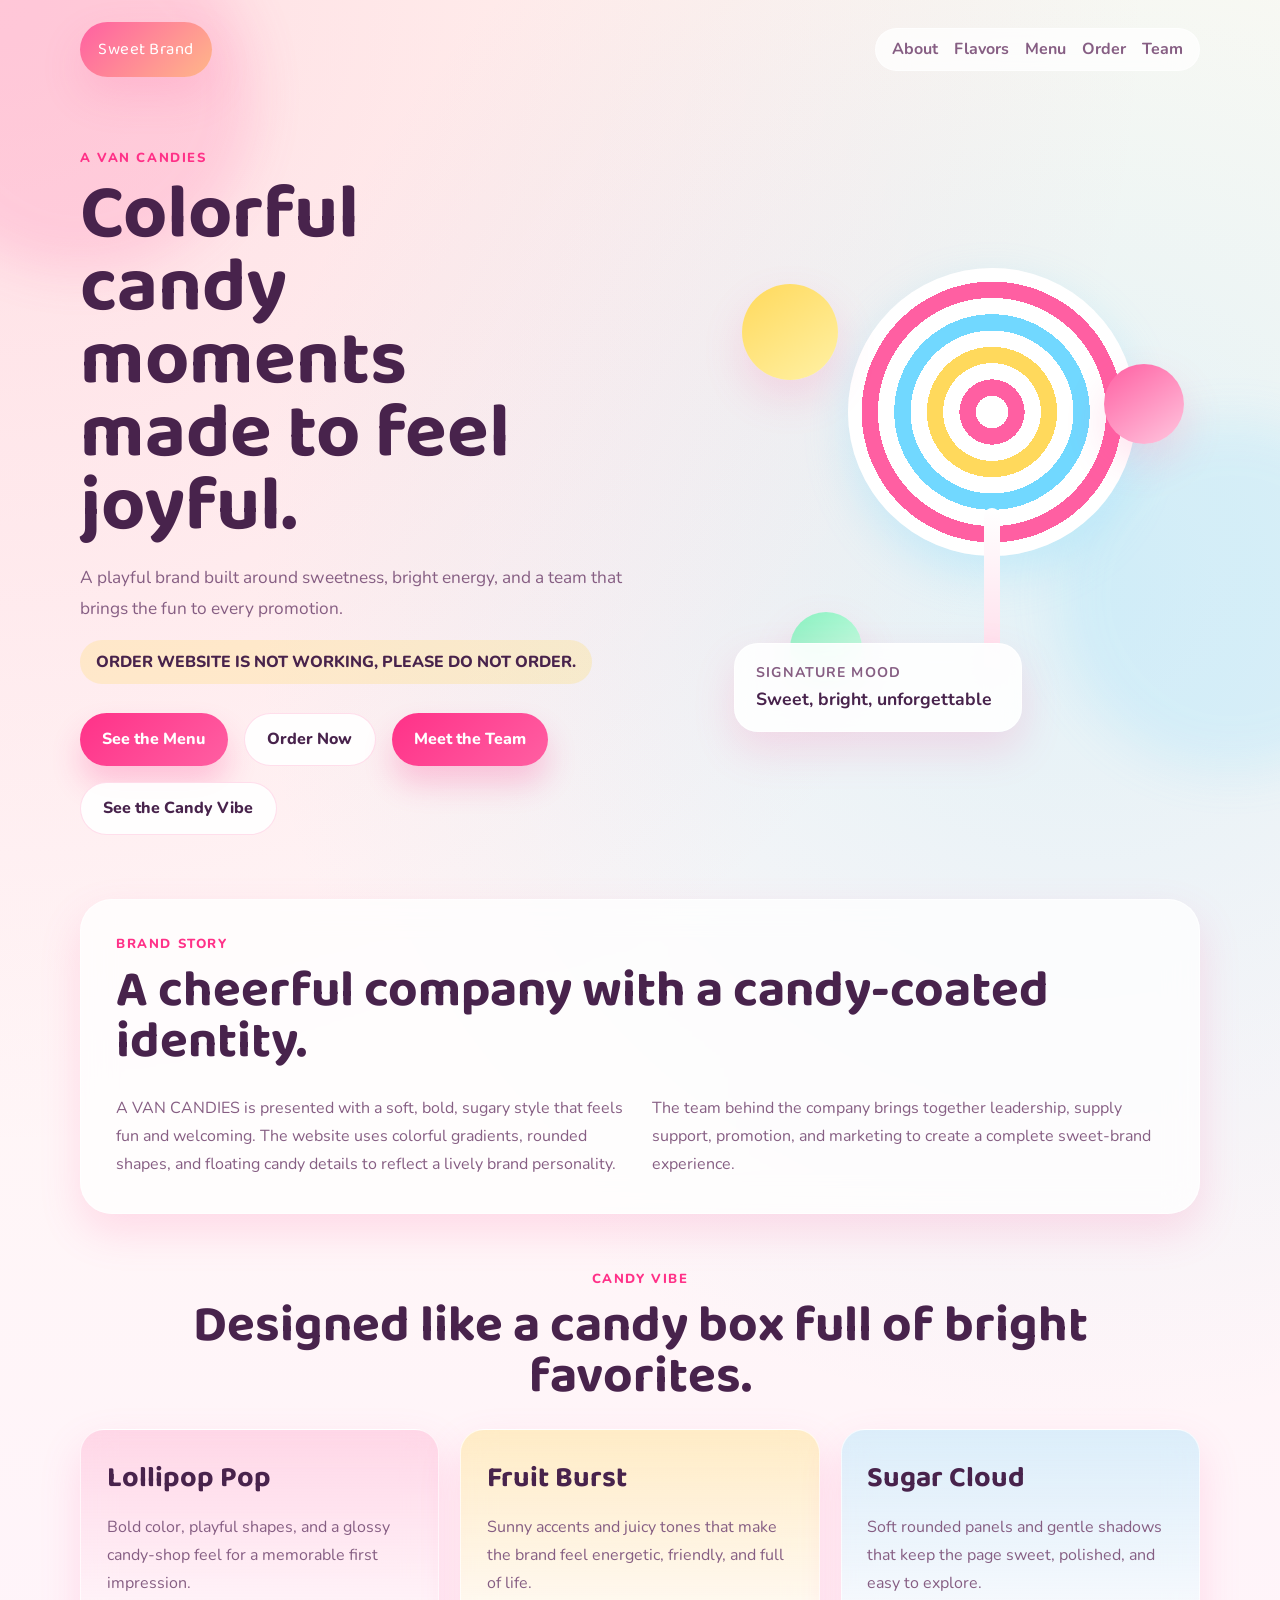
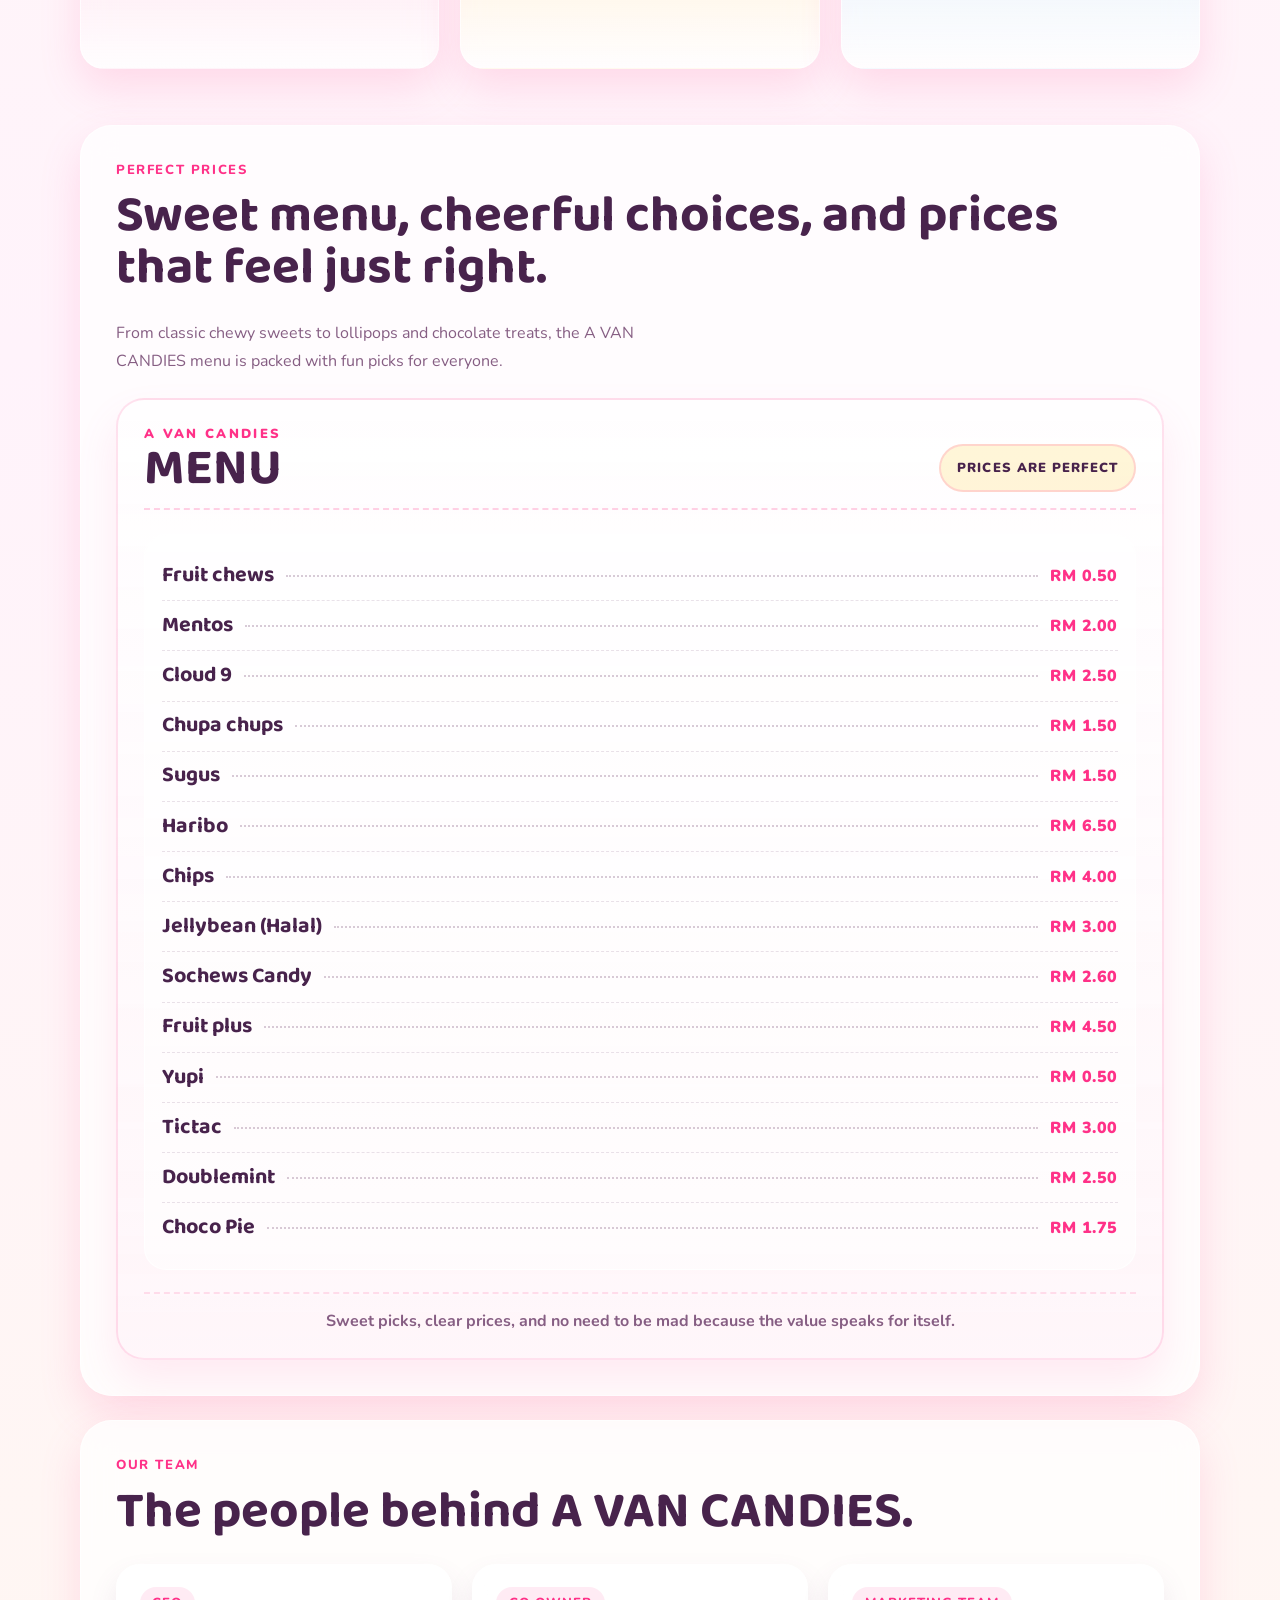
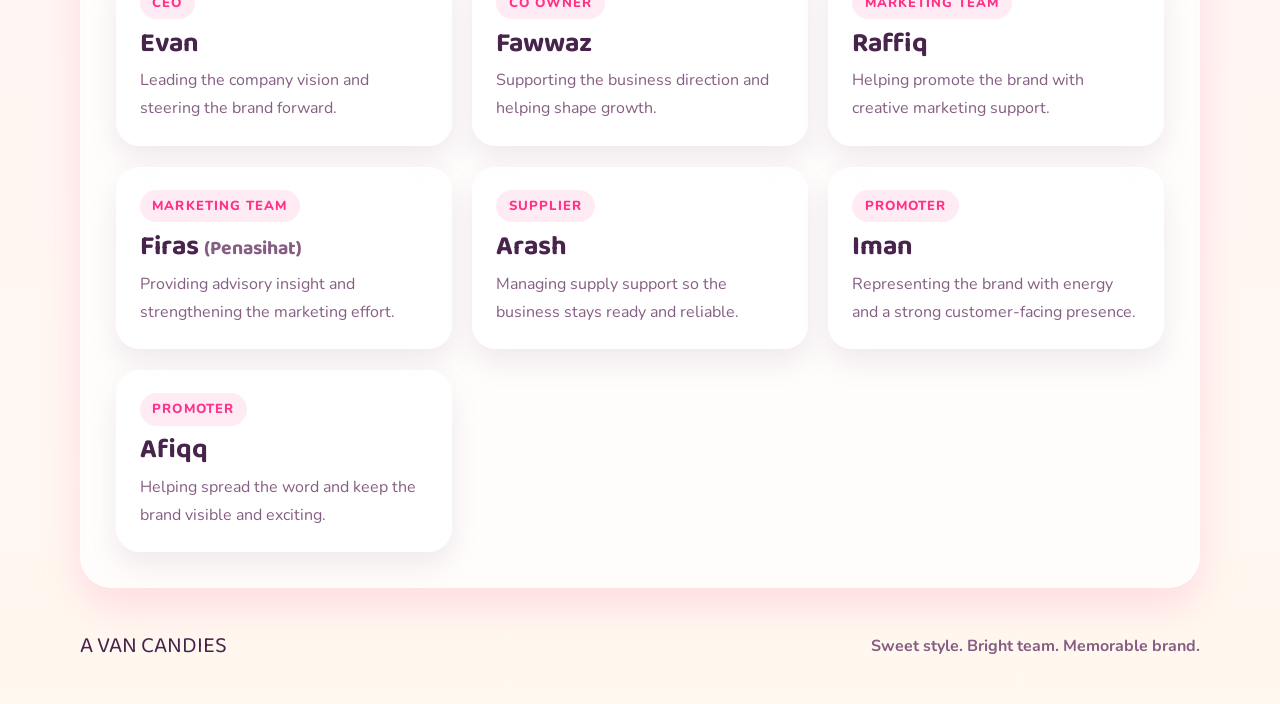
<file: index.html>
<!DOCTYPE html>
<html lang="en">
<head>
    <meta charset="UTF-8">
    <meta name="viewport" content="width=device-width, initial-scale=1.0">
    <title>A VAN CANDIES</title>
    <meta
        name="description"
        content="A VAN CANDIES is a bright, candy-style brand website featuring the team, company story, and sweet product highlights."
    >
    <link rel="preconnect" href="https://fonts.googleapis.com">
    <link rel="preconnect" href="https://fonts.gstatic.com" crossorigin>
    <link
        href="https://fonts.googleapis.com/css2?family=Baloo+2:wght@400;600;700;800&family=Nunito:wght@400;600;700&display=swap"
        rel="stylesheet"
    >
    <link rel="stylesheet" href="styles.css">
</head>
<body>
    <div class="background-glow background-glow-left"></div>
    <div class="background-glow background-glow-right"></div>

    <header class="site-header">
        <div class="brand-pill">Sweet Brand</div>
        <nav class="site-nav">
            <a href="#about">About</a>
            <a href="#flavors">Flavors</a>
            <a href="#menu">Menu</a>
            <a href="order.html">Order</a>
            <a href="#team">Team</a>
        </nav>
    </header>

    <main>
        <section class="hero">
            <div class="hero-copy">
                <p class="eyebrow">A VAN CANDIES</p>
                <h1>Colorful candy moments made to feel joyful.</h1>
                <p class="hero-text">
                    A playful brand built around sweetness, bright energy, and a team that brings the fun to every promotion.
                </p>
                <p class="hero-note">ORDER WEBSITE IS NOT WORKING, PLEASE DO NOT ORDER.</p>
                <div class="hero-actions">
                    <a class="button button-primary" href="#menu">See the Menu</a>
                    <a class="button button-secondary" href="order.html">Order Now</a>
                    <a class="button button-primary" href="#team">Meet the Team</a>
                    <a class="button button-secondary" href="#flavors">See the Candy Vibe</a>
                </div>
            </div>

            <div class="hero-visual" aria-hidden="true">
                <div class="candy candy-lollipop">
                    <div class="swirl"></div>
                    <div class="stick"></div>
                </div>
                <div class="candy candy-drop candy-drop-one"></div>
                <div class="candy candy-drop candy-drop-two"></div>
                <div class="candy candy-drop candy-drop-three"></div>
                <div class="hero-card">
                    <span>Signature Mood</span>
                    <strong>Sweet, bright, unforgettable</strong>
                </div>
            </div>
        </section>

        <section class="about section-card" id="about">
            <div class="section-heading">
                <p class="eyebrow">Brand Story</p>
                <h2>A cheerful company with a candy-coated identity.</h2>
            </div>
            <div class="about-grid">
                <p>
                    A VAN CANDIES is presented with a soft, bold, sugary style that feels fun and welcoming. The website uses
                    colorful gradients, rounded shapes, and floating candy details to reflect a lively brand personality.
                </p>
                <p>
                    The team behind the company brings together leadership, supply support, promotion, and marketing to create a
                    complete sweet-brand experience.
                </p>
            </div>
        </section>

        <section class="flavors" id="flavors">
            <div class="section-heading center">
                <p class="eyebrow">Candy Vibe</p>
                <h2>Designed like a candy box full of bright favorites.</h2>
            </div>
            <div class="flavor-grid">
                <article class="flavor-card flavor-card-pink">
                    <h3>Lollipop Pop</h3>
                    <p>Bold color, playful shapes, and a glossy candy-shop feel for a memorable first impression.</p>
                </article>
                <article class="flavor-card flavor-card-yellow">
                    <h3>Fruit Burst</h3>
                    <p>Sunny accents and juicy tones that make the brand feel energetic, friendly, and full of life.</p>
                </article>
                <article class="flavor-card flavor-card-blue">
                    <h3>Sugar Cloud</h3>
                    <p>Soft rounded panels and gentle shadows that keep the page sweet, polished, and easy to explore.</p>
                </article>
            </div>
        </section>

        <section class="menu section-card" id="menu">
            <div class="section-heading">
                <p class="eyebrow">Perfect Prices</p>
                <h2>Sweet menu, cheerful choices, and prices that feel just right.</h2>
            </div>
            <div class="menu-intro">
                <p>
                    From classic chewy sweets to lollipops and chocolate treats, the A VAN CANDIES menu is packed with fun picks
                    for everyone.
                </p>
            </div>
            <div class="menu-board">
                <div class="menu-board-top">
                    <div>
                        <p class="menu-kicker">A VAN CANDIES</p>
                        <h3>MENU</h3>
                    </div>
                    <span class="menu-stamp">Prices Are Perfect</span>
                </div>
                <div class="menu-columns">
                    <div class="menu-column">
                        <article class="menu-row">
                            <h4>Fruit chews</h4>
                            <span></span>
                            <strong>RM 0.50</strong>
                        </article>
                        <article class="menu-row">
                            <h4>Mentos</h4>
                            <span></span>
                            <strong>RM 2.00</strong>
                        </article>
                        <article class="menu-row">
                            <h4>Cloud 9</h4>
                            <span></span>
                            <strong>RM 2.50</strong>
                        </article>
                        <article class="menu-row">
                            <h4>Chupa chups</h4>
                            <span></span>
                            <strong>RM 1.50</strong>
                        </article>
                        <article class="menu-row">
                            <h4>Sugus</h4>
                            <span></span>
                            <strong>RM 1.50</strong>
                        </article>
                        <article class="menu-row">
                            <h4>Haribo</h4>
                            <span></span>
                            <strong>RM 6.50</strong>
                        </article>
                        <article class="menu-row">
                            <h4>Chips</h4>
                            <span></span>
                            <strong>RM 4.00</strong>
                        </article>
                        <article class="menu-row">
                            <h4>Jellybean (Halal)</h4>
                            <span></span>
                            <strong>RM 3.00</strong>
                        </article>
                        <article class="menu-row">
                            <h4>Sochews Candy</h4>
                            <span></span>
                            <strong>RM 2.60</strong>
                        </article>
                        <article class="menu-row">
                            <h4>Fruit plus</h4>
                            <span></span>
                            <strong>RM 4.50</strong>
                        </article>
                        <article class="menu-row">
                            <h4>Yupi</h4>
                            <span></span>
                            <strong>RM 0.50</strong>
                        </article>
                        <article class="menu-row">
                            <h4>Tictac</h4>
                            <span></span>
                            <strong>RM 3.00</strong>
                        </article>
                        <article class="menu-row">
                            <h4>Doublemint</h4>
                            <span></span>
                            <strong>RM 2.50</strong>
                        </article>
                        <article class="menu-row">
                            <h4>Choco Pie</h4>
                            <span></span>
                            <strong>RM 1.75</strong>
                        </article>
                    </div>
                </div>
                <p class="menu-footer-note">Sweet picks, clear prices, and no need to be mad because the value speaks for itself.</p>
            </div>
        </section>

        <section class="team section-card" id="team">
            <div class="section-heading">
                <p class="eyebrow">Our Team</p>
                <h2>The people behind A VAN CANDIES.</h2>
            </div>
            <div class="team-grid">
                <article class="team-card">
                    <span class="role-tag">CEO</span>
                    <h3>Evan</h3>
                    <p>Leading the company vision and steering the brand forward.</p>
                </article>
                <article class="team-card">
                    <span class="role-tag">Co Owner</span>
                    <h3>Fawwaz</h3>
                    <p>Supporting the business direction and helping shape growth.</p>
                </article>
                <article class="team-card">
                    <span class="role-tag">Marketing Team</span>
                    <h3>Raffiq</h3>
                    <p>Helping promote the brand with creative marketing support.</p>
                </article>
                <article class="team-card">
                    <span class="role-tag">Marketing Team</span>
                    <h3>Firas <small>(Penasihat)</small></h3>
                    <p>Providing advisory insight and strengthening the marketing effort.</p>
                </article>
                <article class="team-card">
                    <span class="role-tag">Supplier</span>
                    <h3>Arash</h3>
                    <p>Managing supply support so the business stays ready and reliable.</p>
                </article>
                <article class="team-card">
                    <span class="role-tag">Promoter</span>
                    <h3>Iman</h3>
                    <p>Representing the brand with energy and a strong customer-facing presence.</p>
                </article>
                <article class="team-card">
                    <span class="role-tag">Promoter</span>
                    <h3>Afiqq</h3>
                    <p>Helping spread the word and keep the brand visible and exciting.</p>
                </article>
            </div>
        </section>
    </main>

    <footer class="site-footer">
        <p>A VAN CANDIES</p>
        <span>Sweet style. Bright team. Memorable brand.</span>
    </footer>
</body>
</html>
</file>
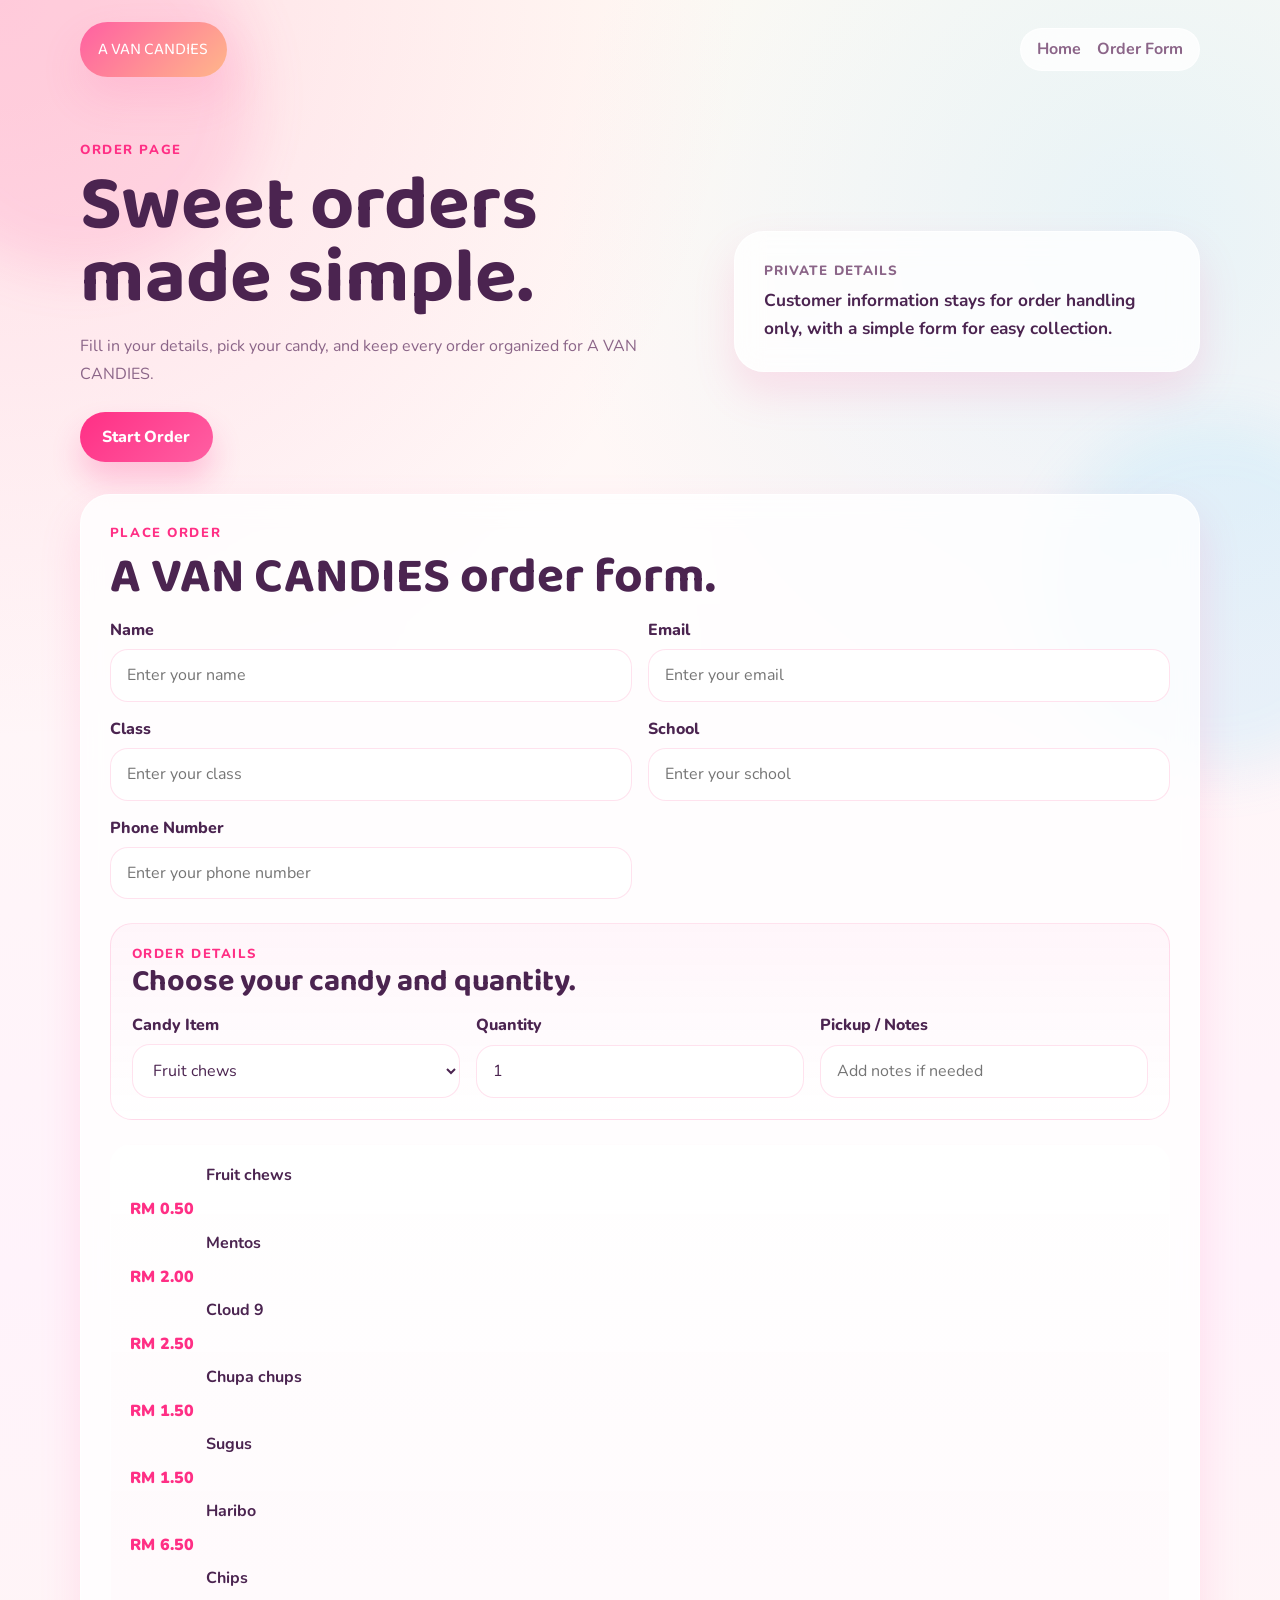
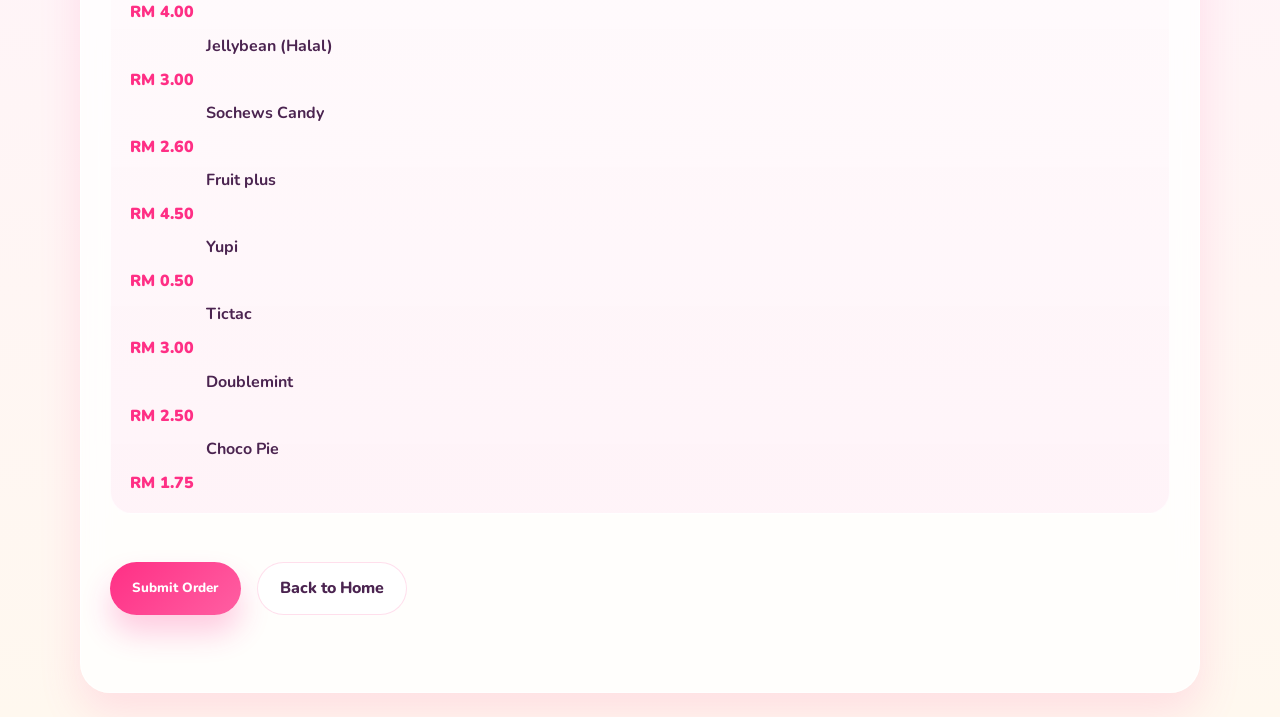
<file: order.html>
<!DOCTYPE html>
<html lang="en">
<head>
    <meta charset="UTF-8">
    <meta name="viewport" content="width=device-width, initial-scale=1.0">
    <meta http-equiv="Cache-Control" content="no-store">
    <meta http-equiv="Pragma" content="no-cache">
    <meta http-equiv="Expires" content="0">
    <title>A VAN CANDIES | Order</title>
    <meta
        name="description"
        content="Place a candy order with A VAN CANDIES using a bright, simple order form."
    >
    <link rel="preconnect" href="https://fonts.googleapis.com">
    <link rel="preconnect" href="https://fonts.gstatic.com" crossorigin>
    <link
        href="https://fonts.googleapis.com/css2?family=Baloo+2:wght@400;600;700;800&family=Nunito:wght@400;600;700&display=swap"
        rel="stylesheet"
    >
    <link rel="stylesheet" href="order.css">
</head>
<body>
    <div class="background-glow background-glow-left"></div>
    <div class="background-glow background-glow-right"></div>

    <header class="site-header">
        <a class="brand-pill" href="index.html">A VAN CANDIES</a>
        <nav class="site-nav">
            <a href="index.html">Home</a>
            <a href="#order-form">Order Form</a>
        </nav>
    </header>

    <main>
        <section class="hero">
            <div class="hero-copy">
                <p class="eyebrow">Order Page</p>
                <h1>Sweet orders made simple.</h1>
                <p class="hero-text">
                    Fill in your details, pick your candy, and keep every order organized for A VAN CANDIES.
                </p>
                <div class="hero-actions">
                    <a class="button button-primary" href="#order-form">Start Order</a>
                </div>
            </div>
            <div class="hero-card">
                <span>Private Details</span>
                <strong>Customer information stays for order handling only, with a simple form for easy collection.</strong>
            </div>
        </section>

        <section class="form-card" id="order-form">
            <div class="section-heading">
                <p class="eyebrow">Place Order</p>
                <h2>A VAN CANDIES order form.</h2>
            </div>

            <form class="order-form" id="orderForm" method="post" action="javascript:void(0)">
                <div class="form-grid">
                    <label>
                        <span>Name</span>
                        <input type="text" name="name" placeholder="Enter your name" required>
                    </label>
                    <label>
                        <span>Email</span>
                        <input type="email" name="email" placeholder="Enter your email" required>
                    </label>
                    <label>
                        <span>Class</span>
                        <input type="text" name="class" placeholder="Enter your class" required>
                    </label>
                    <label>
                        <span>School</span>
                        <input type="text" name="school" placeholder="Enter your school" required>
                    </label>
                    <label>
                        <span>Phone Number</span>
                        <input type="tel" name="phone" placeholder="Enter your phone number" required>
                    </label>
                </div>

                <div class="order-details-card">
                    <div class="mini-heading">
                        <p>Order Details</p>
                        <h3>Choose your candy and quantity.</h3>
                    </div>

                    <div class="form-grid form-grid-order">
                    <label>
                        <span>Candy Item</span>
                        <select name="item">
                            <option>Fruit chews</option>
                            <option>Mentos</option>
                            <option>Cloud 9</option>
                            <option>Chupa chups</option>
                            <option>Sugus</option>
                            <option>Haribo</option>
                            <option>Chips</option>
                            <option>Jellybean (Halal)</option>
                            <option>Sochews Candy</option>
                            <option>Fruit plus</option>
                            <option>Yupi</option>
                            <option>Tictac</option>
                            <option>Doublemint</option>
                            <option>Choco Pie</option>
                        </select>
                    </label>
                    <label>
                        <span>Quantity</span>
                        <input type="number" name="quantity" min="1" value="1" required>
                    </label>
                    <label>
                        <span>Pickup / Notes</span>
                        <input type="text" name="notes" placeholder="Add notes if needed">
                    </label>
                    </div>
                </div>

                <div class="price-board">
                    <div class="price-row"><strong>Fruit chews</strong><span>RM 0.50</span></div>
                    <div class="price-row"><strong>Mentos</strong><span>RM 2.00</span></div>
                    <div class="price-row"><strong>Cloud 9</strong><span>RM 2.50</span></div>
                    <div class="price-row"><strong>Chupa chups</strong><span>RM 1.50</span></div>
                    <div class="price-row"><strong>Sugus</strong><span>RM 1.50</span></div>
                    <div class="price-row"><strong>Haribo</strong><span>RM 6.50</span></div>
                    <div class="price-row"><strong>Chips</strong><span>RM 4.00</span></div>
                    <div class="price-row"><strong>Jellybean (Halal)</strong><span>RM 3.00</span></div>
                    <div class="price-row"><strong>Sochews Candy</strong><span>RM 2.60</span></div>
                    <div class="price-row"><strong>Fruit plus</strong><span>RM 4.50</span></div>
                    <div class="price-row"><strong>Yupi</strong><span>RM 0.50</span></div>
                    <div class="price-row"><strong>Tictac</strong><span>RM 3.00</span></div>
                    <div class="price-row"><strong>Doublemint</strong><span>RM 2.50</span></div>
                    <div class="price-row"><strong>Choco Pie</strong><span>RM 1.75</span></div>
                </div>

                <div class="form-actions">
                    <button type="submit" class="button button-primary">Submit Order</button>
                    <a class="button button-secondary" href="index.html">Back to Home</a>
                </div>
                <p class="form-status" id="formStatus" aria-live="polite"></p>
            </form>
        </section>
    </main>
    <script src="order.js?v=20260425-3"></script>
</body>
</html>
</file>
<file: styles.css>
:root {
    --bg: #fff8ef;
    --bg-soft: #fff3fb;
    --surface: rgba(255, 255, 255, 0.74);
    --surface-strong: rgba(255, 255, 255, 0.88);
    --text: #48234c;
    --muted: #865e83;
    --pink: #ff5fa2;
    --pink-deep: #ff3188;
    --yellow: #ffd95c;
    --peach: #ffb789;
    --blue: #71d8ff;
    --mint: #89f0c0;
    --shadow: 0 18px 40px rgba(255, 95, 162, 0.18);
    --radius-xl: 32px;
    --radius-lg: 24px;
    --radius-md: 18px;
}

* {
    box-sizing: border-box;
}

html {
    scroll-behavior: smooth;
}

body {
    margin: 0;
    min-height: 100vh;
    font-family: "Nunito", sans-serif;
    color: var(--text);
    background:
        radial-gradient(circle at top left, rgba(255, 95, 162, 0.18), transparent 28%),
        radial-gradient(circle at 85% 15%, rgba(113, 216, 255, 0.2), transparent 24%),
        linear-gradient(180deg, #fffaf2 0%, #fff3fb 50%, #fff8ef 100%);
    overflow-x: hidden;
}

a {
    color: inherit;
    text-decoration: none;
}

.background-glow {
    position: fixed;
    width: 22rem;
    height: 22rem;
    border-radius: 999px;
    filter: blur(24px);
    opacity: 0.4;
    z-index: -1;
}

.background-glow-left {
    top: -5rem;
    left: -6rem;
    background: rgba(255, 95, 162, 0.45);
}

.background-glow-right {
    right: -8rem;
    bottom: 8rem;
    background: rgba(113, 216, 255, 0.4);
}

.site-header,
main,
.site-footer {
    width: min(1120px, calc(100% - 2rem));
    margin: 0 auto;
}

.site-header {
    display: flex;
    justify-content: space-between;
    align-items: center;
    padding: 1.4rem 0 0;
}

.brand-pill {
    padding: 0.85rem 1.15rem;
    border-radius: 999px;
    background: linear-gradient(135deg, var(--pink), var(--peach));
    color: white;
    font-family: "Baloo 2", cursive;
    font-size: 1.05rem;
    letter-spacing: 0.03em;
    box-shadow: var(--shadow);
}

.site-nav {
    display: flex;
    gap: 1rem;
    padding: 0.6rem 1rem;
    border: 1px solid rgba(255, 255, 255, 0.6);
    border-radius: 999px;
    background: var(--surface);
    backdrop-filter: blur(16px);
}

.site-nav a {
    font-weight: 700;
    color: var(--muted);
}

.hero {
    display: grid;
    grid-template-columns: 1.1fr 0.9fr;
    gap: 2rem;
    align-items: center;
    padding: 4.5rem 0 2.5rem;
}

.eyebrow {
    margin: 0 0 0.8rem;
    color: var(--pink-deep);
    font-weight: 800;
    letter-spacing: 0.12em;
    text-transform: uppercase;
    font-size: 0.82rem;
}

.hero h1,
.section-heading h2,
.flavor-card h3,
.team-card h3 {
    font-family: "Baloo 2", cursive;
}

.hero h1 {
    margin: 0;
    font-size: clamp(3rem, 6vw, 5.6rem);
    line-height: 0.95;
    max-width: 10ch;
}

.hero-text {
    margin: 1.2rem 0 0;
    max-width: 56ch;
    font-size: 1.08rem;
    color: var(--muted);
    line-height: 1.75;
}

.hero-note {
    display: inline-block;
    margin: 1rem 0 0;
    padding: 0.7rem 1rem;
    border-radius: 999px;
    background: rgba(255, 217, 92, 0.25);
    color: var(--text);
    font-weight: 800;
}

.hero-actions {
    display: flex;
    gap: 1rem;
    margin-top: 1.8rem;
    flex-wrap: wrap;
}

.button {
    display: inline-flex;
    align-items: center;
    justify-content: center;
    min-height: 3.2rem;
    padding: 0.9rem 1.4rem;
    border-radius: 999px;
    font-weight: 800;
    transition: transform 0.2s ease, box-shadow 0.2s ease;
}

.button:hover {
    transform: translateY(-2px);
}

.button-primary {
    color: white;
    background: linear-gradient(135deg, var(--pink-deep), var(--pink));
    box-shadow: 0 18px 30px rgba(255, 49, 136, 0.24);
}

.button-secondary {
    color: var(--text);
    background: rgba(255, 255, 255, 0.9);
    border: 1px solid rgba(255, 95, 162, 0.2);
}

.hero-visual {
    position: relative;
    min-height: 32rem;
    display: grid;
    place-items: center;
}

.candy {
    position: absolute;
}

.candy-lollipop {
    width: 18rem;
    height: 18rem;
    top: 2rem;
    right: 4rem;
}

.swirl {
    width: 100%;
    height: 100%;
    border-radius: 50%;
    background:
        radial-gradient(circle at 50% 50%, #fff 0 7%, transparent 7% 100%),
        repeating-radial-gradient(
            circle at 50% 50%,
            #fff 0 8%,
            var(--pink) 8% 16%,
            #fff 16% 24%,
            var(--yellow) 24% 32%,
            #fff 32% 40%,
            var(--blue) 40% 48%
        );
    box-shadow: 0 18px 44px rgba(113, 216, 255, 0.28);
    animation: float 4s ease-in-out infinite;
}

.stick {
    position: absolute;
    width: 1rem;
    height: 11rem;
    left: 50%;
    bottom: -8rem;
    transform: translateX(-50%);
    border-radius: 999px;
    background: linear-gradient(180deg, #fff, #ffd9e8);
}

.candy-drop {
    border-radius: 999px;
    box-shadow: var(--shadow);
    animation: drift 5s ease-in-out infinite;
}

.candy-drop-one {
    width: 6rem;
    height: 6rem;
    top: 3rem;
    left: 2rem;
    background: linear-gradient(145deg, var(--yellow), #fff1a5);
}

.candy-drop-two {
    width: 4.5rem;
    height: 4.5rem;
    bottom: 4rem;
    left: 5rem;
    background: linear-gradient(145deg, var(--mint), #d5ffe9);
    animation-delay: 0.8s;
}

.candy-drop-three {
    width: 5rem;
    height: 5rem;
    top: 8rem;
    right: 1rem;
    background: linear-gradient(145deg, var(--pink), #ffc7df);
    animation-delay: 1.5s;
}

.hero-card,
.section-card,
.flavor-card,
.team-card {
    border: 1px solid rgba(255, 255, 255, 0.7);
    backdrop-filter: blur(16px);
}

.hero-card {
    position: absolute;
    left: 1.5rem;
    bottom: 1rem;
    width: min(18rem, 72%);
    padding: 1.2rem 1.3rem;
    border-radius: var(--radius-lg);
    background: var(--surface-strong);
    box-shadow: var(--shadow);
}

.hero-card span {
    display: block;
    margin-bottom: 0.35rem;
    color: var(--muted);
    font-size: 0.88rem;
    font-weight: 700;
    text-transform: uppercase;
    letter-spacing: 0.08em;
}

.hero-card strong {
    font-size: 1.1rem;
}

.section-card {
    padding: 2.2rem;
    margin: 1.5rem 0;
    border-radius: var(--radius-xl);
    background: var(--surface);
    box-shadow: var(--shadow);
}

.section-heading {
    margin-bottom: 1.6rem;
}

.section-heading.center {
    text-align: center;
}

.section-heading h2 {
    margin: 0;
    font-size: clamp(2rem, 4vw, 3.3rem);
    line-height: 1;
}

.about-grid {
    display: grid;
    grid-template-columns: repeat(2, minmax(0, 1fr));
    gap: 1.5rem;
}

.about-grid p,
.flavor-card p,
.team-card p {
    margin: 0;
    line-height: 1.75;
    color: var(--muted);
}

.flavors {
    padding: 2rem 0;
}

.menu-intro {
    margin-bottom: 1.4rem;
    max-width: 58ch;
}

.menu-intro p {
    margin: 0;
    color: var(--muted);
    line-height: 1.75;
}

.flavor-grid,
.team-grid {
    display: grid;
    gap: 1.3rem;
}

.flavor-grid {
    grid-template-columns: repeat(3, minmax(0, 1fr));
}

.flavor-card {
    min-height: 15rem;
    padding: 1.6rem;
    border-radius: var(--radius-lg);
    box-shadow: var(--shadow);
}

.flavor-card h3 {
    margin: 0 0 0.75rem;
    font-size: 1.8rem;
}

.flavor-card-pink {
    background: linear-gradient(180deg, rgba(255, 95, 162, 0.2), rgba(255, 255, 255, 0.82));
}

.flavor-card-yellow {
    background: linear-gradient(180deg, rgba(255, 217, 92, 0.32), rgba(255, 255, 255, 0.82));
}

.flavor-card-blue {
    background: linear-gradient(180deg, rgba(113, 216, 255, 0.25), rgba(255, 255, 255, 0.82));
}

.menu-board {
    padding: 1.6rem;
    border: 2px solid rgba(255, 95, 162, 0.18);
    border-radius: 28px;
    background:
        linear-gradient(180deg, rgba(255, 255, 255, 0.85), rgba(255, 246, 250, 0.94)),
        repeating-linear-gradient(
            180deg,
            rgba(255, 95, 162, 0.03) 0,
            rgba(255, 95, 162, 0.03) 38px,
            rgba(255, 255, 255, 0.18) 38px,
            rgba(255, 255, 255, 0.18) 76px
        );
    box-shadow: 0 22px 40px rgba(255, 95, 162, 0.12);
}

.menu-board-top {
    display: flex;
    justify-content: space-between;
    align-items: end;
    gap: 1rem;
    margin-bottom: 1.5rem;
    padding-bottom: 1rem;
    border-bottom: 2px dashed rgba(255, 95, 162, 0.28);
}

.menu-kicker {
    margin: 0 0 0.15rem;
    color: var(--pink-deep);
    font-size: 0.82rem;
    font-weight: 900;
    letter-spacing: 0.18em;
    text-transform: uppercase;
}

.menu-board-top h3 {
    margin: 0;
    font-family: "Baloo 2", cursive;
    font-size: clamp(2.4rem, 4vw, 3.5rem);
    line-height: 0.9;
}

.menu-stamp {
    padding: 0.8rem 1rem;
    border: 2px solid rgba(255, 95, 162, 0.22);
    border-radius: 999px;
    background: rgba(255, 217, 92, 0.24);
    color: var(--text);
    font-size: 0.82rem;
    font-weight: 900;
    letter-spacing: 0.08em;
    text-transform: uppercase;
}

.menu-columns {
    display: grid;
    grid-template-columns: 1fr;
    gap: 1rem;
}

.menu-column {
    padding: 1rem 1.1rem;
    border-radius: 22px;
    background: rgba(255, 255, 255, 0.62);
    border: 1px solid rgba(255, 255, 255, 0.85);
}

.menu-column-title {
    margin-bottom: 0.9rem;
    color: var(--pink-deep);
    font-size: 0.95rem;
    font-weight: 900;
    letter-spacing: 0.14em;
    text-transform: uppercase;
}

.menu-row {
    display: grid;
    grid-template-columns: minmax(0, auto) 1fr auto;
    align-items: center;
    gap: 0.75rem;
    padding: 0.85rem 0;
    width: 100%;
}

.menu-row + .menu-row {
    border-top: 1px dashed rgba(134, 94, 131, 0.18);
}

.menu-row h4 {
    margin: 0;
    font-family: "Baloo 2", cursive;
    font-size: 1.35rem;
    line-height: 1;
    font-weight: 700;
}

.menu-row span {
    display: block;
    height: 0;
    border-bottom: 2px dotted rgba(134, 94, 131, 0.32);
}

.menu-row strong {
    white-space: nowrap;
    color: var(--pink-deep);
    font-size: 1rem;
    font-weight: 900;
    font-variant-numeric: tabular-nums;
    letter-spacing: 0.03em;
    justify-self: end;
    text-align: right;
}

.menu-footer-note {
    margin: 1.4rem 0 0;
    padding-top: 1rem;
    border-top: 2px dashed rgba(255, 95, 162, 0.18);
    color: var(--muted);
    font-weight: 700;
    text-align: center;
}

.team-grid {
    grid-template-columns: repeat(3, minmax(0, 1fr));
}

.team-card {
    padding: 1.4rem;
    border-radius: var(--radius-lg);
    background: rgba(255, 255, 255, 0.82);
    box-shadow: 0 14px 28px rgba(134, 94, 131, 0.12);
}

.role-tag {
    display: inline-block;
    margin-bottom: 0.65rem;
    padding: 0.45rem 0.8rem;
    border-radius: 999px;
    background: rgba(255, 95, 162, 0.12);
    color: var(--pink-deep);
    font-size: 0.82rem;
    font-weight: 800;
    text-transform: uppercase;
    letter-spacing: 0.08em;
}

.team-card h3 {
    margin: 0 0 0.6rem;
    font-size: 1.7rem;
    line-height: 1;
}

.team-card small {
    font-size: 0.72em;
    color: var(--muted);
}

.site-footer {
    display: flex;
    justify-content: space-between;
    gap: 1rem;
    align-items: center;
    padding: 1rem 0 2.5rem;
    color: var(--muted);
}

.site-footer p {
    margin: 0;
    font-family: "Baloo 2", cursive;
    font-size: 1.4rem;
    color: var(--text);
}

.site-footer span {
    font-weight: 700;
}

@keyframes float {
    0%,
    100% {
        transform: translateY(0);
    }
    50% {
        transform: translateY(-10px);
    }
}

@keyframes drift {
    0%,
    100% {
        transform: translateY(0) rotate(0deg);
    }
    50% {
        transform: translateY(-12px) rotate(6deg);
    }
}

@media (max-width: 960px) {
    .hero,
    .about-grid,
    .flavor-grid,
    .team-grid,
    .site-footer {
        grid-template-columns: 1fr;
    }

    .hero {
        padding-top: 3.2rem;
    }

    .hero h1 {
        max-width: 12ch;
    }

    .hero-visual {
        min-height: 28rem;
    }

    .site-footer {
        display: grid;
    }

    .menu-columns {
        grid-template-columns: 1fr;
    }
}

@media (max-width: 720px) {
    .site-header {
        flex-direction: column;
        gap: 1rem;
    }

    .site-nav {
        width: 100%;
        justify-content: center;
        flex-wrap: wrap;
    }

    .hero {
        gap: 1rem;
    }

    .hero h1 {
        font-size: clamp(2.6rem, 14vw, 4.2rem);
    }

    .section-card {
        padding: 1.4rem;
    }

    .candy-lollipop {
        width: 14rem;
        height: 14rem;
        right: 1.4rem;
    }

    .hero-card {
        position: relative;
        left: auto;
        bottom: auto;
        width: 100%;
        margin-top: 12rem;
    }

    .menu-board {
        padding: 1.1rem;
    }

    .menu-board-top {
        align-items: start;
        flex-direction: column;
    }

    .menu-row {
        grid-template-columns: minmax(0, 1fr) auto;
    }

    .menu-row span {
        display: none;
    }
}
</file>
<file: order.css>
:root {
    --bg: #fff7ef;
    --surface: rgba(255, 255, 255, 0.8);
    --surface-strong: rgba(255, 255, 255, 0.9);
    --text: #4b2450;
    --muted: #8b6588;
    --pink: #ff5fa2;
    --pink-deep: #ff2f85;
    --yellow: #ffd95c;
    --blue: #7cd8ff;
    --peach: #ffb78a;
    --shadow: 0 20px 42px rgba(255, 95, 162, 0.16);
    --radius-xl: 30px;
    --radius-lg: 22px;
}

* {
    box-sizing: border-box;
}

body {
    margin: 0;
    min-height: 100vh;
    font-family: "Nunito", sans-serif;
    color: var(--text);
    background:
        radial-gradient(circle at top left, rgba(255, 95, 162, 0.18), transparent 28%),
        radial-gradient(circle at 90% 10%, rgba(124, 216, 255, 0.18), transparent 25%),
        linear-gradient(180deg, #fffaf4 0%, #fff3fb 55%, #fff8ef 100%);
}

a {
    color: inherit;
    text-decoration: none;
}

.background-glow {
    position: fixed;
    width: 22rem;
    height: 22rem;
    border-radius: 999px;
    filter: blur(26px);
    opacity: 0.35;
    z-index: -1;
}

.background-glow-left {
    top: -5rem;
    left: -6rem;
    background: rgba(255, 95, 162, 0.45);
}

.background-glow-right {
    right: -7rem;
    bottom: 8rem;
    background: rgba(124, 216, 255, 0.42);
}

.site-header,
main {
    width: min(1120px, calc(100% - 2rem));
    margin: 0 auto;
}

.site-header {
    display: flex;
    justify-content: space-between;
    align-items: center;
    padding: 1.4rem 0 0;
}

.brand-pill {
    display: inline-flex;
    align-items: center;
    padding: 0.85rem 1.15rem;
    border-radius: 999px;
    background: linear-gradient(135deg, var(--pink), var(--peach));
    color: white;
    font-family: "Baloo 2", cursive;
    font-size: 1.05rem;
    box-shadow: var(--shadow);
}

.site-nav {
    display: flex;
    gap: 1rem;
    padding: 0.6rem 1rem;
    border-radius: 999px;
    background: var(--surface);
    border: 1px solid rgba(255, 255, 255, 0.7);
    backdrop-filter: blur(14px);
}

.site-nav a {
    font-weight: 700;
    color: var(--muted);
}

.hero {
    display: grid;
    grid-template-columns: 1.15fr 0.85fr;
    gap: 1.5rem;
    align-items: center;
    padding: 4rem 0 2rem;
}

.eyebrow {
    margin: 0 0 0.7rem;
    color: var(--pink-deep);
    font-weight: 800;
    letter-spacing: 0.12em;
    text-transform: uppercase;
    font-size: 0.82rem;
}

.hero h1,
.section-heading h2 {
    margin: 0;
    font-family: "Baloo 2", cursive;
}

.hero h1 {
    font-size: clamp(3rem, 6vw, 5rem);
    line-height: 0.95;
    max-width: 10ch;
}

.hero-text,
.section-text {
    color: var(--muted);
    line-height: 1.75;
}

.hero-actions,
.form-actions {
    display: flex;
    gap: 1rem;
    margin-top: 1.5rem;
    flex-wrap: wrap;
}

.button {
    display: inline-flex;
    align-items: center;
    justify-content: center;
    min-height: 3.1rem;
    padding: 0.9rem 1.4rem;
    border-radius: 999px;
    border: 0;
    cursor: pointer;
    font-weight: 800;
    font-family: inherit;
}

.button-primary {
    color: white;
    background: linear-gradient(135deg, var(--pink-deep), var(--pink));
    box-shadow: 0 18px 30px rgba(255, 47, 133, 0.24);
}

.button-secondary {
    background: rgba(255, 255, 255, 0.92);
    color: var(--text);
    border: 1px solid rgba(255, 95, 162, 0.2);
}

.hero-card,
.form-card {
    padding: 1.8rem;
    border-radius: var(--radius-xl);
    background: var(--surface);
    border: 1px solid rgba(255, 255, 255, 0.75);
    backdrop-filter: blur(14px);
    box-shadow: var(--shadow);
}

.hero-card span {
    display: block;
    margin-bottom: 0.45rem;
    color: var(--muted);
    font-size: 0.84rem;
    font-weight: 800;
    letter-spacing: 0.08em;
    text-transform: uppercase;
}

.hero-card strong {
    font-size: 1.08rem;
    line-height: 1.6;
}

.form-card {
    margin-bottom: 1.5rem;
}

.form-status {
    margin: 0;
    min-height: 1.5rem;
    color: var(--muted);
    font-weight: 700;
}

.form-status[data-state="success"] {
    color: #1f8a52;
}

.form-status[data-state="error"] {
    color: #b23068;
}

.section-heading {
    margin-bottom: 1rem;
}

.section-heading h2 {
    font-size: clamp(2rem, 4vw, 3.1rem);
    line-height: 1;
}

.order-form {
    display: grid;
    gap: 1.5rem;
}

.order-details-card {
    padding: 1.3rem;
    border-radius: var(--radius-lg);
    background: linear-gradient(180deg, rgba(255, 245, 250, 0.95), rgba(255, 255, 255, 0.9));
    border: 1px solid rgba(255, 95, 162, 0.18);
}

.mini-heading {
    margin-bottom: 1rem;
}

.mini-heading p {
    margin: 0 0 0.25rem;
    color: var(--pink-deep);
    font-size: 0.82rem;
    font-weight: 800;
    letter-spacing: 0.12em;
    text-transform: uppercase;
}

.mini-heading h3 {
    margin: 0;
    font-family: "Baloo 2", cursive;
    font-size: 1.9rem;
    line-height: 1;
}

.form-grid {
    display: grid;
    grid-template-columns: repeat(2, minmax(0, 1fr));
    gap: 1rem;
}

.form-grid-order {
    grid-template-columns: repeat(3, minmax(0, 1fr));
}

label {
    display: grid;
    gap: 0.5rem;
}

label span {
    font-weight: 800;
    color: var(--text);
}

input,
select {
    width: 100%;
    min-height: 3.2rem;
    padding: 0.9rem 1rem;
    border: 1px solid rgba(255, 95, 162, 0.18);
    border-radius: 18px;
    background: rgba(255, 255, 255, 0.9);
    color: var(--text);
    font: inherit;
}

.price-board {
    display: grid;
    gap: 0.7rem;
    padding: 1.2rem;
    border-radius: var(--radius-lg);
    background: linear-gradient(180deg, rgba(255, 255, 255, 0.92), rgba(255, 243, 248, 0.95));
    border: 1px solid rgba(255, 255, 255, 0.7);
}

.price-row {
    display: grid;
    grid-template-columns: auto 1fr auto;
    gap: 0.75rem;
    align-items: center;
    color: var(--text);
}

.price-row::after {
    content: "";
}

.price-row strong {
    font-size: 1rem;
}

.price-row span {
    justify-self: end;
    color: var(--pink-deep);
    font-weight: 900;
}

.price-row strong::after {
    content: "";
}

.price-row::before {
    content: "";
    order: 2;
    height: 0;
    border-bottom: 2px dotted rgba(139, 101, 136, 0.3);
}

.price-row strong {
    order: 1;
}

.price-row span {
    order: 3;
}

@media (max-width: 900px) {
    .hero,
    .form-grid,
    .form-grid-order {
        grid-template-columns: 1fr;
    }
}

@media (max-width: 720px) {
    .site-header {
        flex-direction: column;
        gap: 1rem;
    }

    .site-nav {
        width: 100%;
        justify-content: center;
        flex-wrap: wrap;
    }

    .hero h1 {
        font-size: clamp(2.5rem, 13vw, 4rem);
    }

    .hero-card,
    .form-card {
        padding: 1.3rem;
    }
}
</file>
